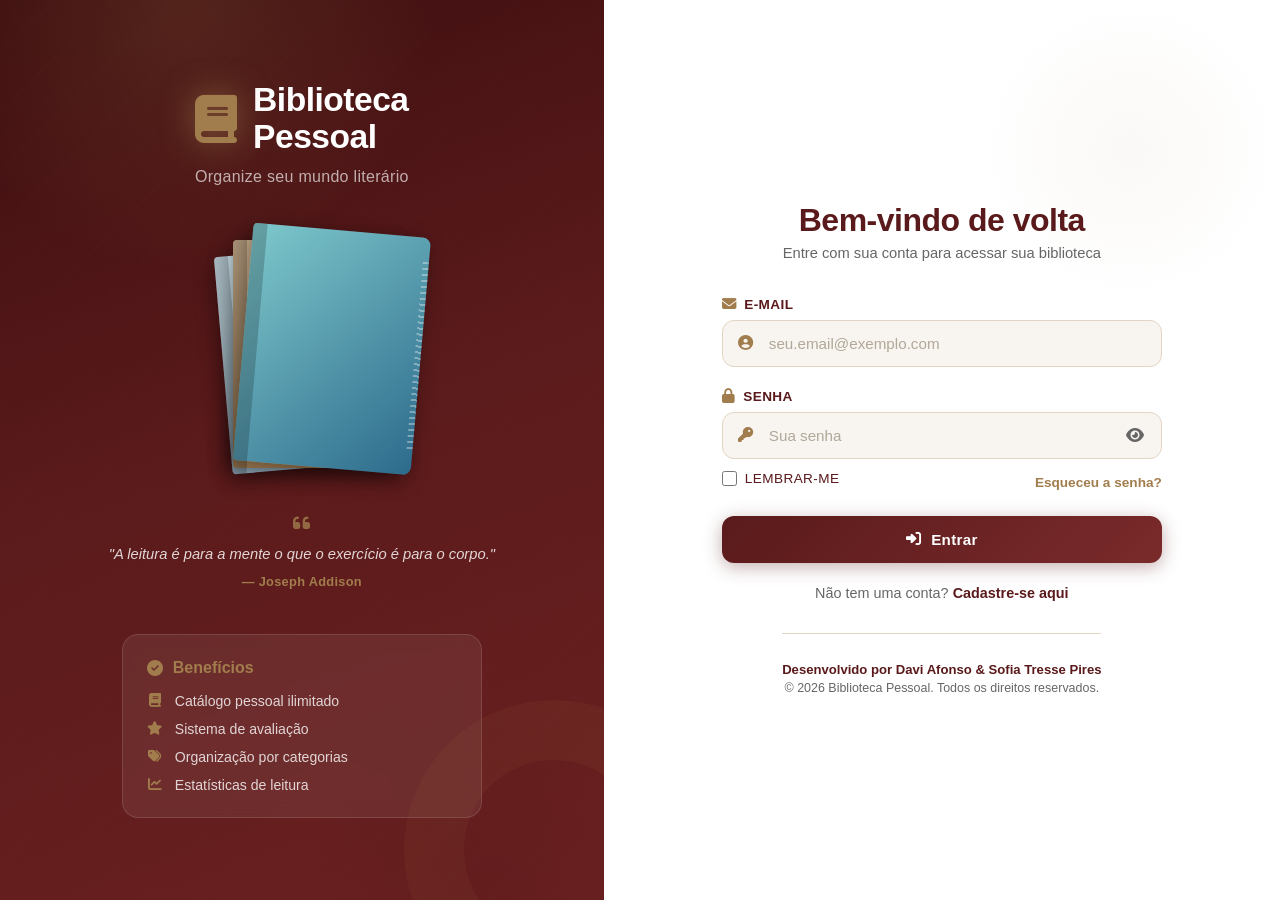
<file: index.html>
<!DOCTYPE html>
<html lang="pt-BR">

<head>
    <meta charset="UTF-8">
    <meta name="viewport" content="width=device-width, initial-scale=1.0">
    <title>Login - Biblioteca Pessoal</title>

    <link rel="stylesheet" href="./frontend/css/global.css">

    <link rel="stylesheet" href="./frontend/css/login.css">

    <link rel="stylesheet" href="https://cdnjs.cloudflare.com/ajax/libs/font-awesome/6.4.0/css/all.min.css">
</head>

<body class="login-page">
    <div class="login-container">

        <div class="login-decoration">
            <div class="logo-section">
                <div class="logo">
                    <i class="fas fa-book"></i>
                    <h1>Biblioteca<br>Pessoal</h1>
                </div>
                <p class="slogan">Organize seu mundo literário</p>
            </div>

            <div class="book-illustration">
                <div class="book-stack">
                    <div class="book book-1"></div>
                    <div class="book book-2"></div>
                    <div class="book book-3"></div>
                </div>
                <div class="quote">
                    <i class="fas fa-quote-left"></i>
                    <p>"A leitura é para a mente o que o exercício é para o corpo."</p>
                    <span class="author">— Joseph Addison</span>
                </div>
            </div>

            <div class="features">
                <h3><i class="fas fa-check-circle"></i> Benefícios</h3>
                <ul>
                    <li><i class="fas fa-book"></i> Catálogo pessoal ilimitado</li>
                    <li><i class="fas fa-star"></i> Sistema de avaliação</li>
                    <li><i class="fas fa-tags"></i> Organização por categorias</li>
                    <li><i class="fas fa-chart-line"></i> Estatísticas de leitura</li>
                </ul>
            </div>
        </div>

        <div class="login-form-container">
            <div class="form-wrapper">
                <div class="form-header">
                    <h2>Bem-vindo de volta</h2>
                    <p>Entre com sua conta para acessar sua biblioteca</p>
                </div>

                <form id="loginForm" class="login-form">
                    <div class="form-group">
                        <label for="email">
                            <i class="fas fa-envelope"></i> E-mail
                        </label>
                        <div class="input-with-icon">
                            <input type="email" id="email" class="form-control" placeholder="seu.email@exemplo.com"
                                required>
                            <i class="fas fa-user-circle input-icon"></i>
                        </div>
                    </div>

                    <div class="form-group">
                        <label for="senha">
                            <i class="fas fa-lock"></i> Senha
                        </label>
                        <div class="input-with-icon">
                            <input type="password" id="senha" class="form-control" placeholder="Sua senha" required>
                            <i class="fas fa-key input-icon"></i>
                            <button type="button" class="toggle-password" id="togglePassword">
                                <i class="fas fa-eye"></i>
                            </button>
                        </div>
                        <div class="form-options">
                            <label class="remember-me">
                                <input type="checkbox" id="lembrar">
                                <span>Lembrar-me</span>
                            </label>
                            <a href="./frontend/html/esqueceu_senha.html" class="forgot-password">Esqueceu a senha?</a>
                        </div>
                    </div>
                    <div id="loginError" class="inline-error" style="display: none;"></div>
                    <div class="form-group">
                        <button type="submit" class="btn-login">
                            <i class="fas fa-sign-in-alt"></i> Entrar
                        </button>
                    </div>

                    <div class="signup-link">
                        <p>Não tem uma conta? <a href="./frontend/html/cadastro.html">Cadastre-se aqui</a></p>
                    </div>
                </form>
            </div>

            <footer class="login-footer">
                <p class="credits">Desenvolvido por Davi Afonso &amp; Sofia Tresse Pires</p>
                <p>&copy; 2026 Biblioteca Pessoal. Todos os direitos reservados.</p>
            </footer>
        </div>
    </div>

    <script src="./frontend/js/index.js"></script>
</body>

</html>
</file>
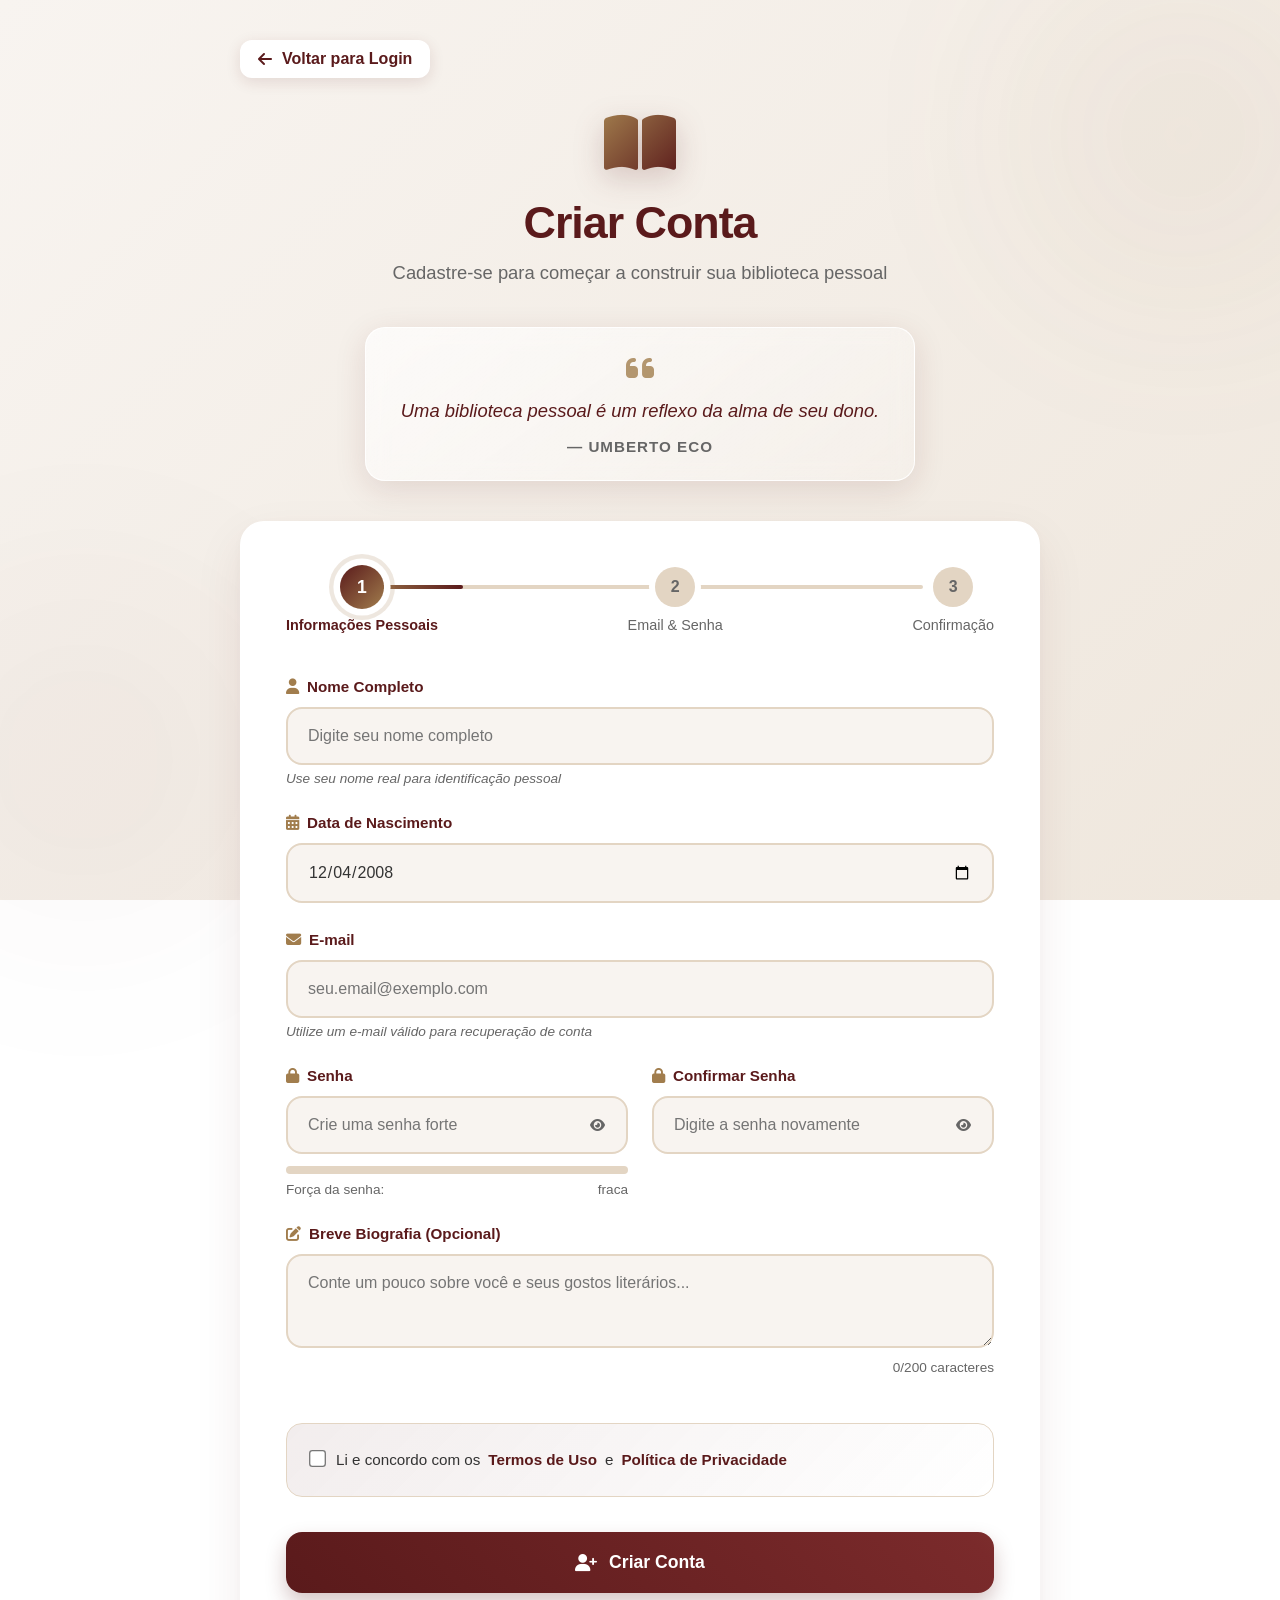
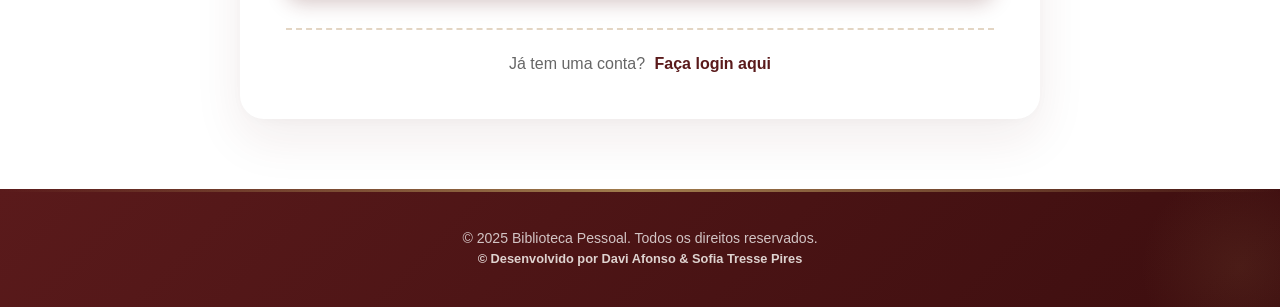
<file: frontend/html/cadastro.html>
<!DOCTYPE html>
<html lang="pt-BR">
<head>
    <meta charset="UTF-8">
    <meta name="viewport" content="width=device-width, initial-scale=1.0">
    <title>Cadastro - Biblioteca Pessoal</title>
    
    <link rel="stylesheet" href="../css/global.css">
    <link rel="stylesheet" href="../css/cadastro.css">
    <link rel="stylesheet" href="https://cdnjs.cloudflare.com/ajax/libs/font-awesome/6.4.0/css/all.min.css">
</head>
<body class="cadastro-page">
    <div class="cadastro-wrapper">
        <div class="main-content">
            
            <a href="../../index.html" class="back-btn">
                <i class="fas fa-arrow-left"></i> Voltar para Login
            </a>

            <div class="header">
                <div class="library-icon">
                    <i class="fas fa-book-open"></i>
                </div>
                <h1>Criar Conta</h1>
                <p class="subtitle">Cadastre-se para começar a construir sua biblioteca pessoal</p>
            </div>
            
            <div class="quote-container">
                <i class="fas fa-quote-left"></i>
                <p class="quote-text">Uma biblioteca pessoal é um reflexo da alma de seu dono.</p>
                <span class="author">— Umberto Eco</span>
            </div>

            <div class="box" id="cadastroBox">
                <div class="progress-steps">
                    <div class="step active">
                        <span class="step-number">1</span>
                        <span class="step-text">Informações Pessoais</span>
                    </div>
                    <div class="step">
                        <span class="step-number">2</span>
                        <span class="step-text">Email & Senha</span>
                    </div>
                    <div class="step">
                        <span class="step-number">3</span>
                        <span class="step-text">Confirmação</span>
                    </div>
                </div>

                <form id="cadastroForm" onsubmit="cadastrar(event)">
                    <div class="form-row">
                        <div class="form-group">
                            <label for="nome"><i class="fas fa-user"></i> Nome Completo</label>
                            <input type="text" id="nome" placeholder="Digite seu nome completo" required>
                            <div class="form-hint">Use seu nome real para identificação pessoal</div>
                        </div>
                    </div>

                    <div class="form-row">
                        <div class="form-group">
                            <label for="dataNascimento"><i class="fas fa-calendar-alt"></i> Data de Nascimento</label>
                            <input type="date" id="dataNascimento" required>
                        </div>
                    </div>

                    <div class="form-row">
                        <div class="form-group">
                            <label for="email"><i class="fas fa-envelope"></i> E-mail</label>
                            <input type="email" id="email" placeholder="seu.email@exemplo.com" required>
                            <div class="form-hint">Utilize um e-mail válido para recuperação de conta</div>
                        </div>
                    </div>

                    
                    <div class="form-row duo">
                        <div class="form-group">
                            <label for="senha"><i class="fas fa-lock"></i> Senha</label>
                            <div class="password-container">
                                <input type="password" id="senha" placeholder="Crie uma senha forte" required minlength="6">
                                <button type="button" class="toggle-password" onclick="togglePassword('senha')">
                                    <i class="fas fa-eye"></i>
                                </button>
                            </div>
                            <div class="password-strength">
                                <div class="strength-bar"></div>
                                <div class="strength-text">Força da senha: <span>fraca</span></div>
                            </div>
                        </div>

                        <div class="form-group">
                            <label for="confirmarSenha"><i class="fas fa-lock"></i> Confirmar Senha</label>
                            <div class="password-container">
                                <input type="password" id="confirmarSenha" placeholder="Digite a senha novamente" required>
                                <button type="button" class="toggle-password" onclick="togglePassword('confirmarSenha')">
                                    <i class="fas fa-eye"></i>
                                </button>
                            </div>
                            <div id="senhaMatch" class="validation-message"></div>
                        </div>
                    </div>

                    <div class="form-row">
                        <div class="form-group">
                            <label for="bio"><i class="fas fa-edit"></i> Breve Biografia (Opcional)</label>
                            <textarea id="bio" placeholder="Conte um pouco sobre você e seus gostos literários..." rows="3"></textarea>
                            <div class="char-count">0/200 caracteres</div>
                        </div>
                    </div>

                    <div class="form-group terms">
                        <input type="checkbox" id="termos" required>
                        <label for="termos">Li e concordo com os <a href="#" class="terms-link">Termos de Uso</a> e <a href="#" class="terms-link">Política de Privacidade</a></label>
                    </div>

                    <div class="form-group">
                        <button type="submit" class="btn-submit">
                            <i class="fas fa-user-plus"></i> Criar Conta
                        </button>
                    </div>

                    <div class="login-link">
                        Já tem uma conta? <a href="../../index.html">Faça login aqui</a>
                    </div>
                </form>
            </div>
        </div>
    </div>

    <footer class="main-footer">
        <div class="footer-content" style="justify-content: center;">
            <div class="footer-info">
                <p>&copy; 2025 Biblioteca Pessoal. Todos os direitos reservados.</p>
                <p class="credits"><b>&copy; Desenvolvido por Davi Afonso & Sofia Tresse Pires</b></p>
            </div>
        </div>
    </footer>

    <div id="successModal" class="modal">
        <div class="modal-content">
            <div class="modal-icon">
                <i class="fas fa-check-circle"></i>
            </div>
            <h3>Cadastro Concluído!</h3>
            <p>Sua conta foi criada com sucesso. Agora você pode começar a adicionar livros à sua biblioteca pessoal.</p>
            <div class="modal-actions">
                <button class="btn-modal" onclick="redirectToLogin()">
                    <i class="fas fa-sign-in-alt"></i> Ir para Login
                </button>
            </div>
        </div>
    </div>

    <script src="../js/cadastro.js"></script>
</body>
</html>
</file>
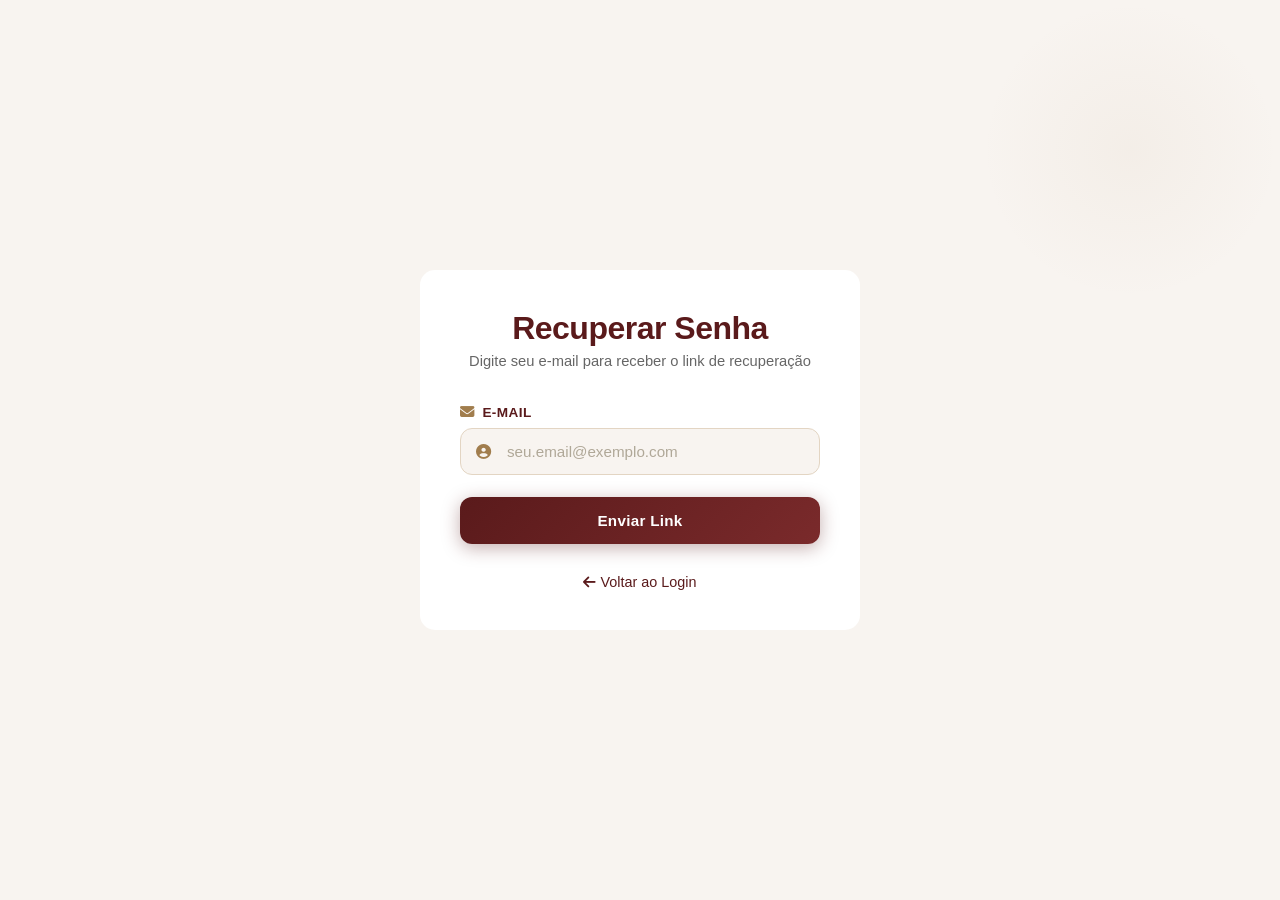
<file: frontend/html/esqueceu_senha.html>
<!DOCTYPE html>
<html lang="pt-BR">
<head>
    <meta charset="UTF-8">
    <meta name="viewport" content="width=device-width, initial-scale=1.0">
    <title>Esqueceu a Senha - Biblioteca Pessoal</title>
    
    <link rel="stylesheet" href="../css/global.css">
    <link rel="stylesheet" href="../css/login.css">
    <link rel="stylesheet" href="https://cdnjs.cloudflare.com/ajax/libs/font-awesome/6.4.0/css/all.min.css">
</head>
<body class="login-page">
    <div class="login-container">
        
        <div class="login-form-container" style="flex: 1; background: transparent;">
            <div class="form-wrapper" style="background: white; padding: 40px; border-radius: 15px; box-shadow: 0 10px 30px var(--sombra);">
                
                <div class="form-header">
                    <h2>Recuperar Senha</h2>
                    <p>Digite seu e-mail para receber o link de recuperação</p>
                </div>

                <form id="formEsqueceuSenha">
                    <div class="form-group">
                        <label for="email"><i class="fas fa-envelope"></i> E-mail</label>
                        <div class="input-with-icon">
                            <input type="email" id="email" class="form-control" placeholder="seu.email@exemplo.com" required>
                            <i class="fas fa-user-circle input-icon"></i>
                        </div>
                    </div>
                    
                    <button type="submit" class="btn-login" style="margin-top: 20px;">Enviar Link</button>
                </form>

                <div id="mensagem" style="margin-top: 20px; text-align: center; word-wrap: break-word;"></div>
                
                <div class="signup-link" style="margin-top: 30px; border-top: none;">
                    <a href="../../index.html" style="font-weight: 500;"><i class="fas fa-arrow-left"></i> Voltar ao Login</a>
                </div>
            </div>
        </div>
        
    </div>
    <script src="../js/esqueceu_senha.js"></script>
</body>
</html>
</file>
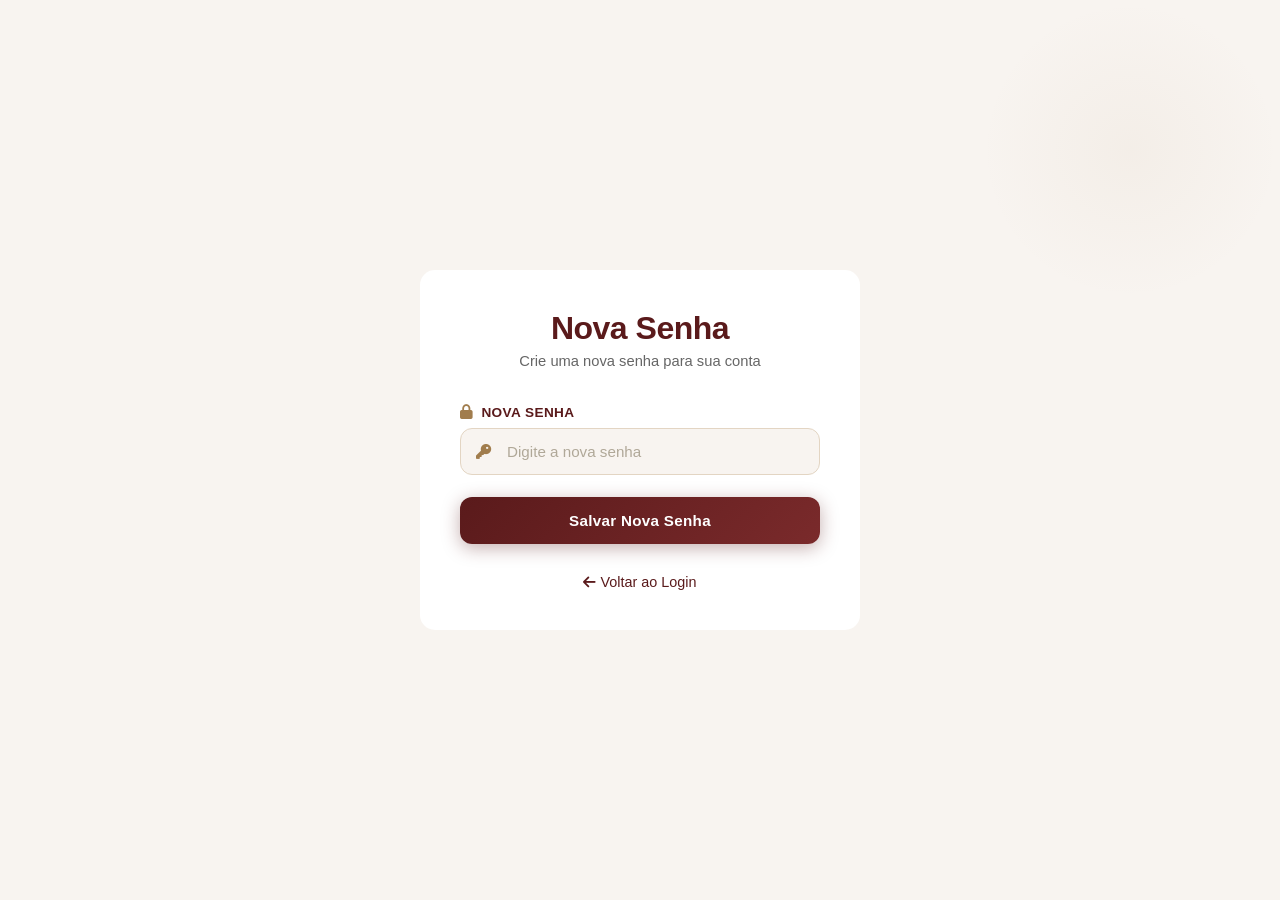
<file: frontend/html/redefinir_senha.html>
<!DOCTYPE html>
<html lang="pt-BR">
<head>
    <meta charset="UTF-8">
    <meta name="viewport" content="width=device-width, initial-scale=1.0">
    <title>Redefinir Senha - Biblioteca Pessoal</title>
    
    <link rel="stylesheet" href="../css/global.css">
    <link rel="stylesheet" href="../css/login.css">
    <link rel="stylesheet" href="https://cdnjs.cloudflare.com/ajax/libs/font-awesome/6.4.0/css/all.min.css">
</head>
<body class="login-page">
    <div class="login-container">
        
        <div class="login-form-container" style="flex: 1; background: transparent;">
            <div class="form-wrapper" style="background: white; padding: 40px; border-radius: 15px; box-shadow: 0 10px 30px var(--sombra);">
                
                <div class="form-header">
                    <h2>Nova Senha</h2>
                    <p>Crie uma nova senha para sua conta</p>
                </div>

                <form id="formRedefinirSenha">
                    <div class="form-group">
                        <label for="novaSenha"><i class="fas fa-lock"></i> Nova Senha</label>
                        <div class="input-with-icon">
                            <input type="password" id="novaSenha" class="form-control" placeholder="Digite a nova senha" required>
                            <i class="fas fa-key input-icon"></i>
                        </div>
                    </div>
                    
                    <button type="submit" class="btn-login" style="margin-top: 20px;">Salvar Nova Senha</button>
                </form>

                <div id="mensagemRedefinir" style="margin-top: 20px; text-align: center;"></div>
                
                <div class="signup-link" style="margin-top: 30px; border-top: none;">
                    <a href="../../index.html" style="font-weight: 500;"><i class="fas fa-arrow-left"></i> Voltar ao Login</a>
                </div>
            </div>
        </div>
        
    </div>
    <script src="../js/redefinir_senha.js"></script>
</body>
</html>
</file>
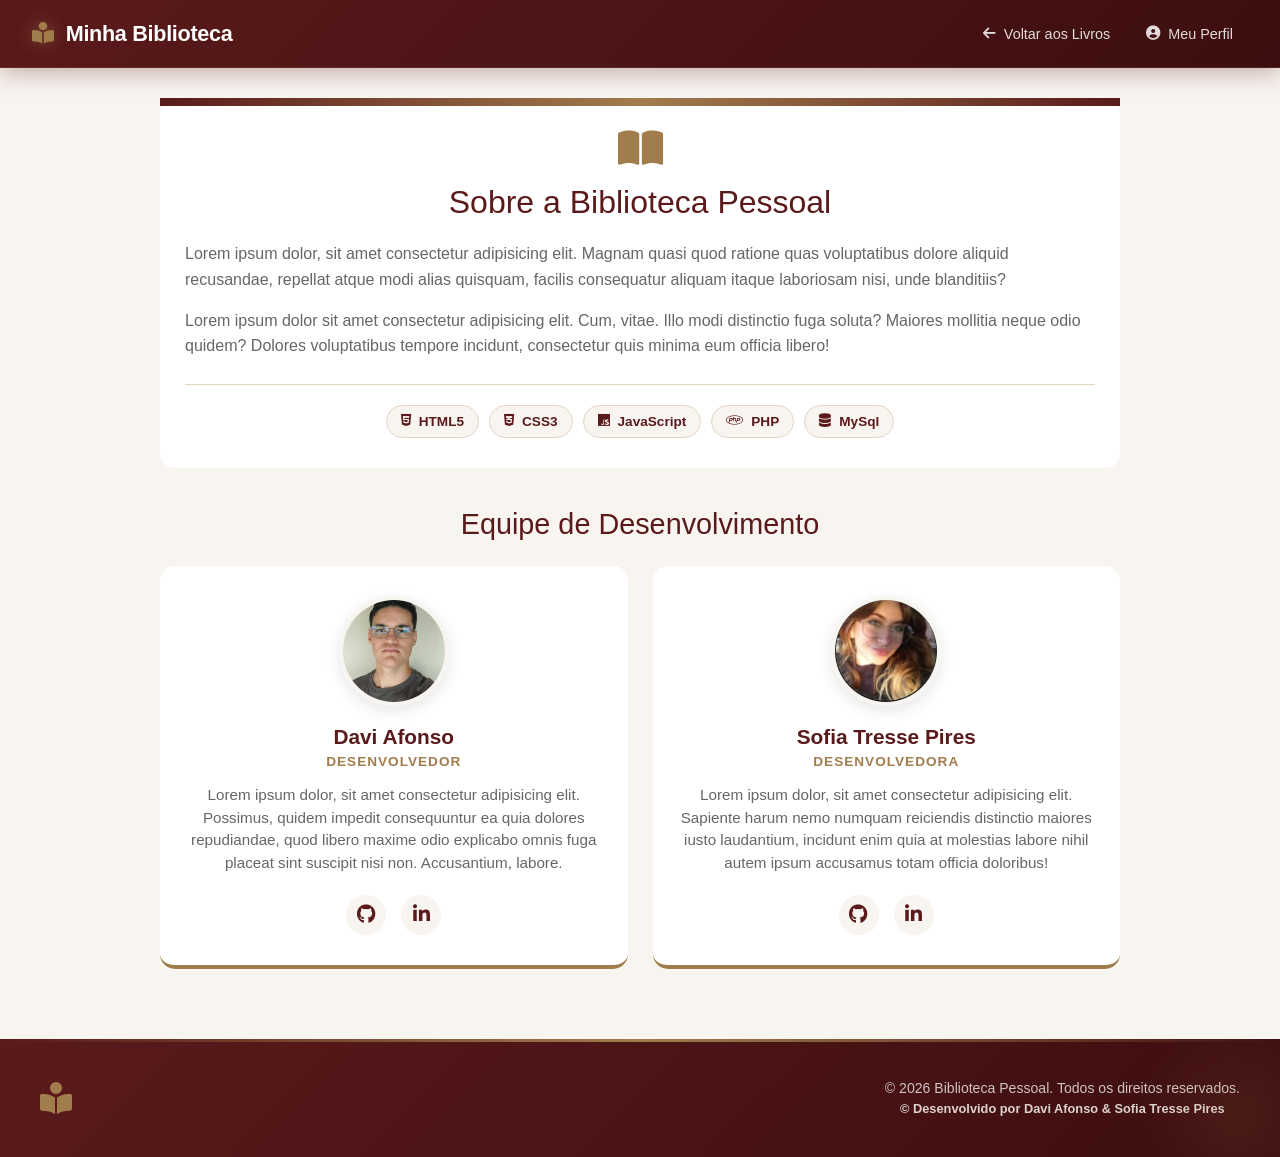
<file: frontend/html/sobre.html>
<!DOCTYPE html>
<html lang="pt-BR">
<head>
    <meta charset="UTF-8">
    <meta name="viewport" content="width=device-width, initial-scale=1.0">
    <title>Sobre Nós - Biblioteca Pessoal</title>
    
    <link rel="stylesheet" href="../css/global.css">
    <link rel="stylesheet" href="../css/sobre.css">
    <link rel="stylesheet" href="https://cdnjs.cloudflare.com/ajax/libs/font-awesome/6.4.0/css/all.min.css">
</head>
<body class="about-page">

    <nav class="navbar">
        <div class="navbar-brand">
            <i class="fas fa-book-reader"></i>
            <span>Minha Biblioteca</span>
        </div>

        <button class="navbar-toggle" onclick="toggleMenu()" aria-label="Abrir menu">
            <i class="fas fa-bars"></i>
        </button>

        <div class="navbar-menu" id="navMenu">
            <a href="biblioteca.html" class="nav-item">
                <i class="fas fa-arrow-left"></i> 
                <span class="link-text">Voltar aos Livros</span>
            </a>
            
            <a href="perfil.html" class="nav-item">
                <i class="fas fa-user-circle"></i> 
                <span class="link-text">Meu Perfil</span>
            </a>
        </div>
    </nav>

    <div class="about-container">
        
        <div class="about-main-card">
            <div class="card-header">
                <i class="fas fa-book-open icon-large"></i>
                <h2>Sobre a Biblioteca Pessoal</h2>
            </div>
            <p>
                Lorem ipsum dolor, sit amet consectetur adipisicing elit. Magnam quasi quod ratione quas voluptatibus dolore aliquid recusandae, repellat atque modi alias quisquam, facilis consequatur aliquam itaque laboriosam nisi, unde blanditiis?
            </p>
            <p>
                Lorem ipsum dolor sit amet consectetur adipisicing elit. Cum, vitae. Illo modi distinctio fuga soluta? Maiores mollitia neque odio quidem? Dolores voluptatibus tempore incidunt, consectetur quis minima eum officia libero!
            </p>
            <div class="tech-stack">
                <span><i class="fab fa-html5"></i> HTML5</span>
                <span><i class="fab fa-css3-alt"></i> CSS3</span>
                <span><i class="fab fa-js"></i> JavaScript</span>
                <span><i class="fab fa-php"></i> PHP</span>
                <span><i class="fa-solid fa-database"></i> MySql</span>
            </div>
        </div>

        <h3 class="section-title">Equipe de Desenvolvimento</h3>

        <div class="devs-grid">
            
            <div class="dev-card">
                <div class="dev-avatar-wrapper">
                    <img src="../imagens/WhatsApp Image 2026-04-03 at 23.53.20.jpeg" alt="Davi Afonso" class="dev-avatar">
                </div>
                <h3>Davi Afonso</h3>
                <h4 class="dev-role">Desenvolvedor</h4>
                <p class="dev-bio">
                    Lorem ipsum dolor, sit amet consectetur adipisicing elit. Possimus, quidem impedit consequuntur ea quia dolores repudiandae, quod libero maxime odio explicabo omnis fuga placeat sint suscipit nisi non. Accusantium, labore.
                </p>
                <div class="dev-social">
                    <a href="#" title="GitHub"><i class="fab fa-github"></i></a>
                    <a href="#" title="LinkedIn"><i class="fab fa-linkedin-in"></i></a>
                </div>
            </div>

            <div class="dev-card">
                <div class="dev-avatar-wrapper">
                    <img src="../imagens/image.png" alt="Sofia Tresse Pires" class="dev-avatar">
                </div>
                <h3>Sofia Tresse Pires</h3>
                <h4 class="dev-role">Desenvolvedora</h4>
                <p class="dev-bio">
                    Lorem ipsum dolor, sit amet consectetur adipisicing elit. Sapiente harum nemo numquam reiciendis distinctio maiores iusto laudantium, incidunt enim quia at molestias labore nihil autem ipsum accusamus totam officia doloribus!
                </p>
                <div class="dev-social">
                    <a href="#" title="GitHub"><i class="fab fa-github"></i></a>
                    <a href="#" title="LinkedIn"><i class="fab fa-linkedin-in"></i></a>
                </div>
            </div>

        </div>
    </div>

    <footer class="main-footer">
        <div class="footer-content">
            <div class="footer-section">
                <i class="fas fa-book-reader footer-logo"></i>
            </div>
            
            <div class="footer-info">
                <p>&copy; 2026 Biblioteca Pessoal. Todos os direitos reservados.</p>
                <p class="credits"><b>&copy; Desenvolvido por Davi Afonso & Sofia Tresse Pires</b></p>
            </div>
        </div>
    </footer>

    <script>
        function toggleMenu() {
            const menu = document.getElementById('navMenu');
            menu.classList.toggle('active');
        }
    </script>
</body>
</html>
</file>
<file: frontend/css/global.css>
/* ==================================================
   GLOBAL.CSS — Variáveis, Reset, Base e Componentes
   ================================================== */

/* ── 1. VARIÁVEIS ── */
:root {
    --vinho: #5a1a1b;
    --vinho-claro: #7a2a2b;
    --vinho-suave: rgba(90, 26, 27, 0.1);
    --dourado: #a17d4d;
    --dourado-claro: #b8945e;
    --dourado-suave: rgba(161, 125, 77, 0.1);
    --bege-claro: #f8f4f0;
    --bege-medio: #efe7dd;
    --bege-escuro: #e3d5c3;
    --texto: #333333;
    --texto-claro: #666666;
    --branco: #ffffff;
    --sombra: 0 4px 20px rgba(90, 26, 27, 0.08);
    --sombra-forte: 0 12px 40px rgba(90, 26, 27, 0.18);
    --sucesso: #28a745;
    --erro: #c45a5a;
    --radius-sm: 8px;
    --radius-md: 12px;
    --radius-lg: 20px;
    --radius-xl: 28px;

    --font-size-body: clamp(0.875rem, 0.8rem + 0.25vw, 1rem);
    --font-size-h1: clamp(1.6rem, 1.4rem + 1.5vw, 2.8rem);
}

/* ── 2. RESET ── */
*, *::before, *::after {
    box-sizing: border-box;
    margin: 0;
    padding: 0;
}

body {
    font-family: 'Segoe UI', Tahoma, Geneva, Verdana, sans-serif;
    font-size: var(--font-size-body);
    background-color: var(--bege-claro);
    color: var(--texto);
    min-height: 100vh;
    display: flex;
    flex-direction: column;
    -webkit-font-smoothing: antialiased;
    -moz-osx-font-smoothing: grayscale;
}

h1, h2, h3 { color: var(--vinho); }
h1 { font-size: var(--font-size-h1); }

/* Seleção de texto */
::selection {
    background: rgba(161, 125, 77, 0.25);
    color: var(--vinho);
}

/* ── 3. NAVBAR ── */
.navbar {
    background: linear-gradient(135deg, var(--vinho) 0%, #3d0e0f 100%);
    padding: 0 2rem;
    height: 68px;
    display: flex;
    justify-content: space-between;
    align-items: center;
    position: sticky;
    top: 0;
    z-index: 900;
    box-shadow: 0 4px 24px rgba(90, 26, 27, 0.35);
    border-bottom: 1px solid rgba(161, 125, 77, 0.2);
}

.navbar-brand {
    font-size: 1.35rem;
    font-weight: 800;
    display: flex;
    align-items: center;
    gap: 12px;
    color: white;
    letter-spacing: -0.3px;
}

.navbar-brand i {
    color: var(--dourado);
    filter: drop-shadow(0 0 8px rgba(161,125,77,0.5));
}

.navbar-menu {
    display: flex;
    align-items: center;
    gap: 6px;
}

.nav-item {
    color: rgba(255, 255, 255, 0.85);
    text-decoration: none;
    font-size: 0.9rem;
    transition: all 0.25s ease;
    display: flex;
    align-items: center;
    gap: 8px;
    padding: 8px 14px;
    border-radius: 10px;
    font-weight: 500;
    border: 1px solid transparent;
}

.nav-item:hover {
    color: var(--dourado);
    background: rgba(255, 255, 255, 0.08);
    border-color: rgba(161, 125, 77, 0.2);
    transform: translateY(-1px);
}

.nav-avatar {
    width: 36px;
    height: 36px;
    border-radius: 50%;
    object-fit: cover;
    border: 2px solid var(--dourado);
    box-shadow: 0 0 0 3px rgba(161, 125, 77, 0.2);
    transition: box-shadow 0.3s;
}

.nav-item:hover .nav-avatar {
    box-shadow: 0 0 0 4px rgba(161, 125, 77, 0.4);
}

.navbar-toggle {
    display: none;
    background: transparent;
    border: none;
    color: white;
    font-size: 1.4rem;
    cursor: pointer;
    padding: 7px;
    border-radius: 8px;
    transition: background 0.2s;
}

.navbar-toggle:hover { background: rgba(255,255,255,0.1); }

.mobile-only { display: none; }

/* ── 4. FOOTER ── */
.main-footer {
    background: linear-gradient(135deg, var(--vinho) 0%, #3d0e0f 100%);
    color: white;
    padding: 36px 20px;
    margin-top: auto;
    font-size: 0.88rem;
    position: relative;
    overflow: hidden;
}

.main-footer::before {
    content: '';
    position: absolute;
    top: 0; left: 0;
    width: 100%; height: 3px;
    background: linear-gradient(90deg, transparent, var(--dourado), transparent);
}

.main-footer::after {
    content: '';
    position: absolute;
    bottom: -60px; right: -60px;
    width: 200px; height: 200px;
    border-radius: 50%;
    background: radial-gradient(circle, rgba(161,125,77,0.12), transparent 70%);
    pointer-events: none;
}

.footer-content {
    max-width: 1200px;
    margin: 0 auto;
    display: flex;
    justify-content: space-between;
    align-items: center;
    flex-wrap: wrap;
    gap: 20px;
}

.footer-section {
    display: flex;
    align-items: center;
    gap: 15px;
    max-width: 300px;
}

.footer-logo {
    font-size: 2rem;
    color: var(--dourado);
}

.footer-info {
    text-align: center;
}

.footer-info p {
    margin: 5px 0;
    color: rgba(255, 255, 255, 0.75);
}

.footer-info .credits {
    font-size: 0.8rem;
    color: var(--bege-claro);
    opacity: 0.85;
}

/* ── 5. RESPONSIVIDADE ── */
@keyframes slideDown {
    from { opacity: 0; transform: translateY(-10px); }
    to   { opacity: 1; transform: translateY(0); }
}

@media (max-width: 768px) {
    .navbar { padding: 0 1rem; }
    .navbar-toggle { display: block; }
    .mobile-only { display: inline; }

    .navbar-menu {
        display: none;
        position: absolute;
        top: 68px; left: 0;
        width: 100%;
        background: linear-gradient(180deg, #3d0e0f, var(--vinho));
        flex-direction: column;
        padding: 16px 0;
        z-index: 1000;
        box-shadow: 0 8px 24px rgba(0,0,0,0.25);
        border-bottom: 1px solid rgba(161,125,77,0.2);
    }

    .navbar-menu.active {
        display: flex;
        animation: slideDown 0.3s ease forwards;
    }

    .nav-item {
        padding: 14px;
        width: 100%;
        justify-content: center;
        border-radius: 0;
        border-bottom: 1px solid rgba(255,255,255,0.07);
    }

    .nav-item:last-child { border-bottom: none; }

    .footer-content {
        flex-direction: column;
        text-align: center;
        gap: 24px;
    }

    .footer-section {
        flex-direction: column;
        max-width: 100%;
    }
}
</file>
<file: frontend/css/login.css>
/* ==================================================
   LOGIN.CSS — Redesign Moderno
   ================================================== */

/* ── KEYFRAMES ── */
@keyframes fadeInUp {
    from { opacity: 0; transform: translateY(28px); }
    to   { opacity: 1; transform: translateY(0); }
}

@keyframes fadeIn {
    from { opacity: 0; }
    to   { opacity: 1; }
}

@keyframes float {
    0%, 100% { transform: translateX(-50%) rotate(-5deg) translateY(0px); }
    50%       { transform: translateX(-50%) rotate(-5deg) translateY(-8px); }
}

@keyframes float2 {
    0%, 100% { transform: translateX(-50%) translateY(0px); }
    50%       { transform: translateX(-50%) translateY(-5px); }
}

@keyframes float3 {
    0%, 100% { transform: translateX(-50%) rotate(5deg) translateY(0px); }
    50%       { transform: translateX(-50%) rotate(5deg) translateY(-11px); }
}

@keyframes shimmerBtn {
    0%   { transform: translateX(-100%) skewX(-15deg); }
    100% { transform: translateX(250%) skewX(-15deg); }
}

@keyframes shake {
    0%, 100% { transform: translateX(0); }
    10%, 30%, 50%, 70%, 90% { transform: translateX(-7px); }
    20%, 40%, 60%, 80%      { transform: translateX(7px); }
}

@keyframes fadeInError {
    from { opacity: 0; transform: translateY(-8px); }
    to   { opacity: 1; transform: translateY(0); }
}

@keyframes glowPulse {
    0%, 100% { box-shadow: 0 0 0 0 rgba(161, 125, 77, 0); }
    50%       { box-shadow: 0 0 0 6px rgba(161, 125, 77, 0.15); }
}

/* ── PÁGINA ── */
.login-page {
    background: var(--bege-claro);
    display: flex;
    margin: 0;
    min-height: 100vh;
}

.login-container {
    display: flex;
    width: 100%;
    min-height: 100vh;
}

/* ════════════════════════════════════════
   LADO ESQUERDO — DECORAÇÃO
   ════════════════════════════════════════ */
.login-decoration {
    flex: 1;
    background:
        radial-gradient(ellipse 70% 50% at 30% 0%,   rgba(161,125,77,0.18) 0%, transparent 60%),
        radial-gradient(ellipse 50% 40% at 80% 100%, rgba(90,26,27,0.4)    0%, transparent 60%),
        linear-gradient(160deg, #3d0e0f 0%, var(--vinho) 45%, #6b2020 100%);
    padding: 48px 40px;
    display: none;
    flex-direction: column;
    justify-content: center;
    align-items: center;
    gap: 44px;
    color: white;
    position: relative;
    overflow: hidden;
}

/* Linhas decorativas de fundo */
.login-decoration::before {
    content: '';
    position: absolute;
    inset: 0;
    background-image:
        repeating-linear-gradient(
            -45deg,
            transparent,
            transparent 40px,
            rgba(255,255,255,0.015) 40px,
            rgba(255,255,255,0.015) 41px
        );
    pointer-events: none;
}

/* Círculo ornamental canto inferior direito */
.login-decoration::after {
    content: '';
    position: absolute;
    bottom: -100px; right: -100px;
    width: 300px; height: 300px;
    border-radius: 50%;
    border: 60px solid rgba(161,125,77,0.08);
    pointer-events: none;
}

@media (min-width: 992px) {
    .login-decoration { display: flex; }
    .login-form-container { flex: 1.2; }
}

/* ── LOGO ── */
.logo-section {
    z-index: 2;
    text-align: center;
    animation: fadeInUp 0.7s ease both;
}

.logo {
    display: flex;
    align-items: center;
    justify-content: center;
    gap: 16px;
}

.logo i {
    font-size: 3rem;
    color: var(--dourado);
    filter: drop-shadow(0 0 16px rgba(161,125,77,0.6));
}

.logo h1 {
    color: white;
    font-size: 2.1rem;
    font-weight: 800;
    margin: 0;
    text-align: left;
    line-height: 1.1;
    letter-spacing: -0.5px;
}

.slogan {
    color: rgba(255,255,255,0.65);
    font-size: 1rem;
    margin-top: 12px;
    margin-bottom: 0;
    letter-spacing: 0.3px;
}

/* ── ILUSTRAÇÃO ── */
.book-illustration {
    display: flex;
    flex-direction: column;
    align-items: center;
    width: 100%;
    animation: fadeInUp 0.7s 0.1s ease both;
}

.book-stack {
    position: relative;
    width: 200px;
    height: 260px;
    margin: 0 auto 24px;
}

.book {
    position: absolute;
    border-radius: 4px 8px 8px 4px;
}

/* Lombada */
.book::before {
    content: '';
    position: absolute;
    left: 0; top: 0;
    width: 14px; height: 100%;
    border-radius: 4px 0 0 4px;
    background: rgba(0,0,0,0.2);
}

.book-1 {
    width: 158px; height: 218px;
    background: linear-gradient(135deg, #d4e8f0, #8fb3cc);
    left: 50%;
    transform: translateX(-50%) rotate(-5deg);
    top: 20px; z-index: 1;
    box-shadow: -4px 6px 20px rgba(0,0,0,0.3);
    animation: float 5s ease-in-out infinite;
}

.book-2 {
    width: 168px; height: 228px;
    background: linear-gradient(135deg, #d4b896, #8c6030);
    left: calc(50% + 15px);
    transform: translateX(-50%);
    top: 10px; z-index: 2;
    box-shadow: -4px 6px 20px rgba(0,0,0,0.35);
    animation: float2 5s 0.6s ease-in-out infinite;
}

.book-3 {
    width: 178px; height: 238px;
    background: linear-gradient(135deg, #7ec8cc, #2d6b8c);
    left: calc(50% + 30px);
    transform: translateX(-50%) rotate(5deg);
    top: 0; z-index: 3;
    box-shadow: -4px 6px 20px rgba(0,0,0,0.4);
    animation: float3 5s 1.2s ease-in-out infinite;
}

/* Linhas simulando páginas */
.book-2::after, .book-3::after {
    content: '';
    position: absolute;
    right: 0; top: 10%;
    width: 6px; height: 80%;
    background: repeating-linear-gradient(
        180deg,
        rgba(255,255,255,0.35) 0px,
        rgba(255,255,255,0.35) 2px,
        transparent 2px,
        transparent 6px
    );
    border-radius: 0 2px 2px 0;
}

/* ── CITAÇÃO ── */
.quote {
    text-align: center;
    max-width: 88%;
    margin: 0 auto;
}

.quote i {
    font-size: 1.2rem;
    color: var(--dourado);
    margin-bottom: 10px;
    display: block;
    opacity: 0.8;
}

.quote p {
    font-style: italic;
    margin-bottom: 6px;
    font-size: 0.92rem;
    line-height: 1.55;
    color: rgba(255,255,255,0.82);
}

.author {
    font-size: 0.8rem;
    color: var(--dourado);
    font-weight: 600;
    letter-spacing: 0.3px;
}

/* ── FEATURES ── */
.features {
    background: rgba(255,255,255,0.07);
    border: 1px solid rgba(255,255,255,0.12);
    border-radius: 16px;
    padding: 24px;
    backdrop-filter: blur(8px);
    width: 100%;
    max-width: 360px;
    animation: fadeInUp 0.7s 0.2s ease both;
}

.features h3 {
    color: var(--dourado);
    margin: 0 0 16px;
    display: flex;
    align-items: center;
    gap: 10px;
    font-size: 1rem;
    font-weight: 700;
}

.features ul {
    list-style: none;
    padding: 0; margin: 0;
}

.features li {
    display: flex;
    align-items: center;
    gap: 12px;
    margin-bottom: 12px;
    font-size: 0.88rem;
    color: rgba(255,255,255,0.8);
}

.features li:last-child { margin-bottom: 0; }

.features li i {
    color: var(--dourado);
    width: 16px;
    text-align: center;
    font-size: 0.85rem;
}

/* ════════════════════════════════════════
   LADO DIREITO — FORMULÁRIO
   ════════════════════════════════════════ */
.login-form-container {
    display: flex;
    flex-direction: column;
    align-items: center;
    justify-content: center;
    padding: 40px 24px;
    background: white;
    width: 100%;
    position: relative;
}

/* Padrão sutil de fundo no lado do form */
.login-form-container::before {
    content: '';
    position: absolute;
    top: 0; right: 0;
    width: 300px; height: 300px;
    background: radial-gradient(circle, rgba(161,125,77,0.05) 0%, transparent 70%);
    pointer-events: none;
}

.form-wrapper {
    max-width: 440px;
    width: 100%;
    animation: fadeInUp 0.6s 0.15s ease both;
}

/* ── CABEÇALHO DO FORM ── */
.form-header {
    text-align: center;
    margin-bottom: 36px;
}

.form-header h2 {
    font-size: 2rem;
    font-weight: 800;
    margin-bottom: 6px;
    color: var(--vinho);
    letter-spacing: -0.5px;
}

.form-header p {
    color: var(--texto-claro);
    margin: 0;
    font-size: 0.92rem;
}

/* ── GRUPOS DE CAMPO ── */
.form-group {
    margin-bottom: 22px;
}

.form-group label {
    display: flex;
    align-items: center;
    gap: 8px;
    color: var(--vinho);
    font-weight: 700;
    margin-bottom: 8px;
    font-size: 0.85rem;
    text-transform: uppercase;
    letter-spacing: 0.4px;
}

.form-group label i {
    color: var(--dourado);
    font-size: 0.9rem;
}

/* ── INPUTS ── */
.input-with-icon {
    position: relative;
    width: 100%;
    display: flex;
    align-items: center;
}

.form-control {
    width: 100%;
    padding: 14px 18px 14px 46px;
    border: 1.5px solid var(--bege-escuro);
    border-radius: 12px;
    background-color: var(--bege-claro);
    transition: all 0.3s cubic-bezier(.34,1.56,.64,1);
    font-family: inherit;
    font-size: 0.95rem;
    color: var(--texto);
    outline: none;
}

.form-control::placeholder { color: #b0a898; }

.form-control:focus {
    border-color: var(--dourado);
    background-color: white;
    box-shadow: 0 0 0 4px rgba(161,125,77,0.1);
}

/* Ícone esquerdo */
.input-icon {
    position: absolute;
    left: 16px;
    color: var(--dourado);
    font-size: 0.95rem;
    pointer-events: none;
    transition: transform 0.3s;
}

.input-with-icon:focus-within .input-icon {
    transform: scale(1.15);
}

/* Botão olho */
.toggle-password {
    position: absolute;
    right: 14px;
    background: transparent;
    border: none;
    cursor: pointer;
    color: var(--texto-claro);
    padding: 4px;
    font-size: 1rem;
    border-radius: 6px;
    transition: all 0.2s;
    line-height: 1;
}

.toggle-password:hover {
    color: var(--dourado);
    background: rgba(161,125,77,0.08);
}

/* ── OPÇÕES ── */
.form-options {
    display: flex;
    justify-content: space-between;
    align-items: center;
    margin-top: 12px;
}

.remember-me {
    display: flex;
    align-items: center;
    gap: 8px;
    color: var(--texto-claro);
    font-size: 0.85rem;
    font-weight: 400 !important;
    cursor: pointer;
    text-transform: none;
    letter-spacing: 0;
}

.remember-me input[type="checkbox"] {
    accent-color: var(--dourado);
    width: 15px; height: 15px;
}

.forgot-password {
    color: var(--dourado);
    text-decoration: none;
    font-size: 0.85rem;
    font-weight: 600;
    transition: all 0.2s;
}

.forgot-password:hover {
    color: var(--vinho);
    text-decoration: underline;
}

/* ── ERRO INLINE ── */
.inline-error {
    background: linear-gradient(135deg, #fce8e8, #fdf0f0);
    color: #a33030;
    padding: 12px 16px;
    border-radius: 10px;
    margin-bottom: 18px;
    font-size: 0.88rem;
    font-weight: 600;
    border: 1px solid rgba(200, 80, 80, 0.25);
    display: flex;
    align-items: center;
    justify-content: center;
    gap: 8px;
    animation: fadeInError 0.3s ease forwards;
    box-shadow: 0 2px 12px rgba(163, 48, 48, 0.1);
}

.inline-error i { font-size: 0.95rem; }

/* ── BOTÃO ENTRAR ── */
.btn-login {
    width: 100%;
    padding: 15px;
    background: linear-gradient(135deg, var(--vinho) 0%, var(--vinho-claro) 100%);
    color: white;
    border: none;
    border-radius: 12px;
    font-weight: 700;
    font-size: 0.95rem;
    letter-spacing: 0.3px;
    cursor: pointer;
    display: flex;
    justify-content: center;
    align-items: center;
    gap: 10px;
    transition: all 0.3s cubic-bezier(.34,1.56,.64,1);
    box-shadow: 0 4px 18px rgba(90,26,27,0.35);
    position: relative;
    overflow: hidden;
}

/* Efeito shimmer */
.btn-login::after {
    content: '';
    position: absolute;
    top: 0; left: 0;
    width: 40%;
    height: 100%;
    background: linear-gradient(90deg, transparent, rgba(255,255,255,0.22), transparent);
    transform: translateX(-100%) skewX(-15deg);
}

.btn-login:hover {
    transform: translateY(-3px) scale(1.01);
    box-shadow: 0 10px 28px rgba(90,26,27,0.45);
}

.btn-login:hover::after {
    animation: shimmerBtn 0.65s ease forwards;
}

.btn-login:active {
    transform: translateY(-1px) scale(0.99);
    box-shadow: 0 4px 14px rgba(90,26,27,0.35);
}

/* ── LINK DE CADASTRO ── */
.signup-link {
    text-align: center;
    margin-top: 22px;
    font-size: 0.9rem;
    color: var(--texto-claro);
}

.signup-link a {
    color: var(--vinho);
    text-decoration: none;
    font-weight: 700;
    transition: all 0.2s;
}

.signup-link a:hover {
    color: var(--dourado);
    text-decoration: underline;
}

/* ── ANIMAÇÃO SHAKE ── */
.shake-animation {
    animation: shake 0.5s ease-in-out;
}

/* ── FOOTER DO LOGIN ── */
.login-footer {
    text-align: center;
    margin-top: 32px;
    padding-top: 24px;
    border-top: 1px solid var(--bege-escuro);
}

.login-footer p {
    font-size: 0.78rem;
    color: var(--texto-claro);
    margin: 4px 0;
}

.login-footer .credits {
    color: var(--vinho);
    font-weight: 700;
    font-size: 0.82rem;
}

/* ════════════════════════════════════════
   RESPONSIVIDADE
   ════════════════════════════════════════ */
@media (max-width: 991px) {
    .login-container { flex-direction: column; }

    .login-decoration {
        display: flex;
        padding: 32px 20px 52px;
        justify-content: center;
        align-items: center;
        gap: 28px;
    }

    .login-decoration .book-stack,
    .login-decoration .features,
    .login-decoration .quote {
        display: none;
    }

    .login-decoration .slogan { display: block; }

    .login-form-container {
        padding: 40px 20px 32px;
        border-radius: 28px 28px 0 0;
        box-shadow: 0 -8px 32px rgba(0,0,0,0.08);
        margin-top: -28px;
        z-index: 10;
    }
}

@media (max-width: 480px) {
    .form-header h2 { font-size: 1.65rem; }
    .form-control { font-size: 0.88rem; }
}
</file>
<file: frontend/css/cadastro.css>
/* ==================================================
   CADASTRO.CSS - Redesign Moderno (Corrigido)
   ================================================== */

:root {
    /* Cores definidas diretamente com base no seu global.css */
    --vinho: #5a1a1b;
    --vinho-claro: #7a2a2b;
    --vinho-suave: rgba(90, 26, 27, 0.08);
    --dourado: #a17d4d;
    --dourado-claro: #b8945e;
    --dourado-suave: rgba(161, 125, 77, 0.18);
    --bege-claro: #f8f4f0;
    --bege-medio: #efe7dd;
    --bege-escuro: #e3d5c3;
    --branco: #ffffff;
    --texto: #333333;
    --texto-claro: #666666;
    --sombra: rgba(90, 26, 27, 0.12);
    --sombra-forte: rgba(90, 26, 27, 0.28);
    --sucesso: #28a745;
    --erro: #c45a5a;
}

.cadastro-page {
    background: linear-gradient(135deg, var(--bege-claro) 0%, var(--bege-medio) 100%);
    background-attachment: fixed;
    min-height: 100vh;
    position: relative;
    overflow-x: hidden;
}

/* Glow ambiente no fundo com gradientes mais suaves */
.cadastro-page::before,
.cadastro-page::after {
    content: "";
    position: fixed;
    border-radius: 50%;
    filter: blur(100px);
    opacity: 0.6;
    pointer-events: none;
    z-index: 0;
    animation: drift 15s infinite alternate ease-in-out;
}

.cadastro-page::before {
    width: 450px;
    height: 450px;
    top: -10%;
    right: -10%;
    background: radial-gradient(circle, var(--dourado-suave), transparent 70%);
}

.cadastro-page::after {
    width: 550px;
    height: 550px;
    bottom: -15%;
    left: -15%;
    background: radial-gradient(circle, var(--vinho-suave), transparent 70%);
    animation-delay: -5s;
}

.cadastro-wrapper {
    display: flex;
    justify-content: center;
    padding: 20px;
    flex: 1;
    position: relative;
    z-index: 1;
}

/* Citação */
.quote-container {
    margin: 25px auto 40px;
    padding: 24px;
    max-width: 550px;
    text-align: center;
    border-radius: 20px;
    background: linear-gradient(145deg, rgba(255, 255, 255, 0.7), rgba(255, 255, 255, 0.2));
    backdrop-filter: blur(10px);
    -webkit-backdrop-filter: blur(10px);
    border: 1px solid rgba(255, 255, 255, 0.9);
    box-shadow: 0 8px 32px var(--sombra);
    animation: fadeInDown 0.8s cubic-bezier(0.25, 1, 0.5, 1) both;
}

.quote-container i.fa-quote-left {
    font-size: 2rem;
    color: var(--dourado);
    margin-bottom: 12px;
    display: block;
    opacity: 0.8;
}

.quote-text {
    font-size: 1.15rem;
    font-style: italic;
    line-height: 1.6;
    margin-bottom: 12px;
    color: var(--vinho);
    font-weight: 500;
}

.quote-container .author {
    font-size: 0.95rem;
    color: var(--texto-claro);
    font-weight: 600;
    text-transform: uppercase;
    letter-spacing: 1px;
}

/* Conteúdo Principal */
.main-content {
    width: 100%;
    max-width: 800px;
    background: transparent;
    padding: 20px 0;
}

.back-btn {
    display: inline-flex;
    align-items: center;
    gap: 10px;
    color: var(--vinho);
    text-decoration: none;
    font-weight: 600;
    margin-bottom: 30px;
    padding: 10px 18px;
    border-radius: 12px;
    background-color: var(--branco);
    box-shadow: 0 4px 15px var(--sombra);
    transition: all 0.3s cubic-bezier(0.25, 1, 0.5, 1);
    animation: fadeInDown 0.6s ease-out both;
}

.back-btn:hover {
    background-color: var(--dourado);
    color: var(--branco);
    transform: translateY(-3px);
    box-shadow: 0 8px 20px var(--sombra-forte);
}

.header {
    text-align: center;
    margin-bottom: 40px;
    animation: fadeInUp 0.8s cubic-bezier(0.25, 1, 0.5, 1) both;
}

.library-icon {
    font-size: 4rem;
    background: linear-gradient(135deg, var(--dourado) 0%, var(--vinho) 100%);
    -webkit-background-clip: text;
    background-clip: text;
    -webkit-text-fill-color: transparent;
    margin-bottom: 15px;
    display: inline-block;
    filter: drop-shadow(0px 10px 15px rgba(90, 26, 27, 0.2));
    animation: floatIcon 4s ease-in-out infinite;
}

.header h1 {
    color: var(--vinho);
    font-size: 2.8rem;
    margin-bottom: 10px;
    font-weight: 800;
    letter-spacing: -1px;
}

.subtitle {
    color: var(--texto-claro);
    font-size: 1.15rem;
    max-width: 500px;
    margin: 0 auto;
    line-height: 1.6;
}

/* Caixa do Formulário */
.box {
    background: var(--branco);
    border-radius: 24px;
    padding: 45px;
    box-shadow: 0 20px 50px rgba(90, 26, 27, 0.08), 0 2px 15px rgba(0, 0, 0, 0.03);
    border: 1px solid rgba(255, 255, 255, 0.8);
    margin-bottom: 30px;
    position: relative;
    overflow: hidden;
    animation: fadeInUp 0.8s cubic-bezier(0.25, 1, 0.5, 1) both 0.2s;
}

/* Indicador de progresso */
.progress-steps {
    display: flex;
    justify-content: space-between;
    margin-bottom: 45px;
    position: relative;
    /* Variável CSS que o JS vai controlar (começa em 15%) */
    --progress: 15%;
}

.progress-steps::before {
    content: "";
    position: absolute;
    top: 18px;
    left: 10%;
    width: 80%;
    height: 4px;
    background-color: var(--bege-escuro);
    z-index: 1;
    border-radius: 4px;
}

.progress-steps::after {
    content: "";
    position: absolute;
    top: 18px;
    left: 10%;
    /* Aqui usamos a variável que será atualizada pelo JS */
    width: var(--progress);
    height: 4px;
    background: linear-gradient(90deg, var(--dourado), var(--vinho));
    z-index: 1;
    border-radius: 4px;
    /* Transição suave para o movimento da barra */
    transition: width 0.6s cubic-bezier(0.25, 1, 0.5, 1);
}

.step {
    display: flex;
    flex-direction: column;
    align-items: center;
    position: relative;
    z-index: 2;
}

.step-number {
    width: 40px;
    height: 40px;
    border-radius: 50%;
    background-color: var(--bege-escuro);
    color: var(--texto-claro);
    display: flex;
    align-items: center;
    justify-content: center;
    font-weight: 700;
    margin-bottom: 10px;
    transition: all 0.4s cubic-bezier(0.25, 1, 0.5, 1);
    font-size: 1rem;
    box-shadow: 0 0 0 6px var(--branco);
}

.step.active .step-number {
    background: linear-gradient(135deg, var(--vinho) 0%, var(--dourado) 100%);
    color: var(--branco);
    box-shadow: 0 0 0 6px var(--branco), 0 0 0 10px var(--dourado-suave);
    transform: scale(1.1);
}

.step-text {
    font-size: 0.9rem;
    color: var(--texto-claro);
    font-weight: 500;
    transition: color 0.3s ease;
}

.step.active .step-text {
    color: var(--vinho);
    font-weight: 700;
}

/* Formulários - Animação Sequencial */
.form-row {
    display: flex;
    flex-wrap: wrap;
    margin: 0 -12px;
    opacity: 0;
    animation: fadeInUp 0.6s cubic-bezier(0.25, 1, 0.5, 1) forwards;
}

.form-row:nth-child(1) {
    animation-delay: 0.3s;
}

.form-row:nth-child(2) {
    animation-delay: 0.4s;
}

.form-row:nth-child(3) {
    animation-delay: 0.5s;
}

.form-row:nth-child(4) {
    animation-delay: 0.6s;
}

.form-row:nth-child(5) {
    animation-delay: 0.7s;
}

.form-row.duo {
    margin-bottom: 0;
}

.form-row>.form-group {
    flex: 1;
    min-width: 100%;
    padding: 0 12px;
    margin-bottom: 28px;
}

@media (min-width: 768px) {
    .form-row.duo>.form-group {
        min-width: 50%;
    }
}

.form-group label {
    display: flex;
    align-items: center;
    gap: 8px;
    margin-bottom: 12px;
    color: var(--vinho);
    font-weight: 700;
    font-size: 0.95rem;
}

.form-group label i {
    color: var(--dourado);
}

.form-hint {
    font-size: 0.85rem;
    color: var(--texto-claro);
    margin-top: 6px;
    font-style: italic;
}

/* Correção visual dos campos de entrada */
.box input,
.box textarea,
.box select {
    width: 100%;
    padding: 18px 20px;
    border: 2px solid var(--bege-escuro);
    /* Adicionado borda visível padrão */
    border-radius: 16px;
    background-color: var(--bege-claro);
    /* Fundo preenchido */
    font-size: 1rem;
    color: var(--texto);
    transition: all 0.3s cubic-bezier(0.25, 1, 0.5, 1);
    font-family: inherit;
}

.box input:focus,
.box textarea:focus,
.box select:focus {
    outline: none;
    border-color: var(--dourado);
    background-color: var(--branco);
    box-shadow: 0 8px 20px var(--dourado-suave);
    transform: translateY(-2px);
}

/* Senha e Indicadores */
.password-container {
    position: relative;
}

.toggle-password {
    position: absolute;
    right: 18px;
    top: 50%;
    transform: translateY(-50%);
    background: none;
    border: none;
    color: var(--texto-claro);
    cursor: pointer;
    transition: all 0.3s ease;
    padding: 5px;
}

.toggle-password:hover {
    color: var(--vinho);
    transform: translateY(-50%) scale(1.15);
}

.password-strength {
    margin-top: 12px;
}

.strength-bar {
    height: 8px;
    background-color: var(--bege-escuro);
    border-radius: 4px;
    margin-bottom: 8px;
    position: relative;
    overflow: hidden;
}

.strength-bar::before {
    content: "";
    position: absolute;
    top: 0;
    left: 0;
    height: 100%;
    width: var(--bar-width, 0%);
    background-color: var(--bar-color, transparent);
    border-radius: 4px;
    transition: width 0.5s cubic-bezier(0.25, 1, 0.5, 1), background-color 0.5s ease;
}

.strength-text {
    font-size: 0.85rem;
    color: var(--texto-claro);
    display: flex;
    justify-content: space-between;
    align-items: center;
}

.char-count {
    text-align: right;
    font-size: 0.85rem;
    color: var(--texto-claro);
    margin-top: 8px;
    font-weight: 500;
}

/* Termos */
.terms {
    display: flex;
    align-items: flex-start;
    gap: 12px;
    margin-top: 20px;
    padding: 24px;
    background: linear-gradient(135deg, var(--vinho-suave), transparent);
    border-radius: 16px;
    border: 1px solid var(--bege-escuro);
    opacity: 0;
    animation: fadeInUp 0.6s cubic-bezier(0.25, 1, 0.5, 1) forwards 0.8s;
}

.terms input[type="checkbox"] {
    width: auto;
    margin-top: 4px;
    transform: scale(1.3);
    accent-color: var(--vinho);
    cursor: pointer;
}

.terms label {
    margin: 0;
    font-weight: 500;
    color: var(--texto);
    line-height: 1.6;
}

.terms-link {
    color: var(--vinho);
    text-decoration: none;
    font-weight: 700;
    position: relative;
}

.terms-link::after {
    content: '';
    position: absolute;
    width: 100%;
    height: 2px;
    bottom: -2px;
    left: 0;
    background-color: var(--dourado);
    transform: scaleX(0);
    transform-origin: bottom right;
    transition: transform 0.3s ease-out;
}

.terms-link:hover::after {
    transform: scaleX(1);
    transform-origin: bottom left;
}

/* Botões Modernizados */
.btn-submit {
    width: 100%;
    padding: 20px;
    border: none;
    border-radius: 16px;
    cursor: pointer;
    font-size: 1.1rem;
    font-weight: 700;
    display: flex;
    align-items: center;
    justify-content: center;
    gap: 12px;
    background: linear-gradient(45deg, var(--vinho) 0%, var(--vinho-claro) 50%, var(--dourado) 100%);
    background-size: 200% auto;
    color: var(--branco);
    box-shadow: 0 10px 20px rgba(90, 26, 27, 0.25);
    margin-top: 35px;
    position: relative;
    overflow: hidden;
    transition: all 0.4s cubic-bezier(0.25, 1, 0.5, 1);
    opacity: 0;
    animation: fadeInUp 0.6s cubic-bezier(0.25, 1, 0.5, 1) forwards 0.9s;
}

.btn-submit::after {
    content: '';
    position: absolute;
    top: -50%;
    left: -50%;
    width: 200%;
    height: 200%;
    background: radial-gradient(circle, rgba(255, 255, 255, 0.3) 0%, transparent 60%);
    opacity: 0;
    transform: scale(0.5);
    transition: opacity 0.3s ease, transform 0.3s ease;
}

.btn-submit:hover {
    background-position: right center;
    transform: translateY(-4px);
    box-shadow: 0 15px 25px rgba(90, 26, 27, 0.35);
}

.btn-submit:hover::after {
    opacity: 1;
    transform: scale(1);
}

.btn-submit:active {
    transform: translateY(1px);
    box-shadow: 0 5px 15px rgba(90, 26, 27, 0.2);
}

.login-link {
    text-align: center;
    margin-top: 35px;
    padding-top: 25px;
    border-top: 2px dashed var(--bege-escuro);
    color: var(--texto-claro);
    font-size: 1rem;
    font-weight: 500;
    opacity: 0;
    animation: fadeInUp 0.6s cubic-bezier(0.25, 1, 0.5, 1) forwards 1s;
}

.login-link a {
    color: var(--vinho);
    font-weight: 700;
    text-decoration: none;
    transition: color 0.3s ease;
    margin-left: 5px;
}

.login-link a:hover {
    color: var(--dourado);
}

/* ==================================================
   MODAL - Glassmorphism Aprimorado
   ================================================== */
.modal {
    position: fixed;
    top: 0;
    left: 0;
    width: 100%;
    height: 100%;
    background-color: rgba(0, 0, 0, 0.4);
    backdrop-filter: blur(8px);
    -webkit-backdrop-filter: blur(8px);
    display: flex;
    justify-content: center;
    align-items: center;
    z-index: 1000;
    opacity: 0;
    pointer-events: none;
    transition: opacity 0.4s ease, backdrop-filter 0.4s ease;
}

.modal.show {
    opacity: 1;
    pointer-events: all;
}

.modal-content {
    background: linear-gradient(135deg, rgba(255, 255, 255, 0.7) 0%, rgba(255, 255, 255, 0.3) 100%);
    backdrop-filter: blur(25px) saturate(180%);
    -webkit-backdrop-filter: blur(25px) saturate(180%);
    border: 1px solid rgba(255, 255, 255, 0.7);
    border-radius: 30px;
    padding: 50px;
    max-width: 500px;
    width: 90%;
    text-align: center;
    box-shadow: 0 30px 60px rgba(0, 0, 0, 0.15), inset 0 2px 10px rgba(255, 255, 255, 0.5);
    transform: translateY(40px) scale(0.9);
    transition: transform 0.5s cubic-bezier(0.34, 1.56, 0.64, 1), opacity 0.4s ease;
    opacity: 0;
    position: relative;
    overflow: hidden;
}

.modal.show .modal-content {
    transform: translateY(0) scale(1);
    opacity: 1;
}

.modal-content::before {
    content: "";
    position: absolute;
    top: 0;
    left: 0;
    width: 100%;
    height: 8px;
    background: linear-gradient(90deg, var(--sucesso), var(--dourado));
}

.modal-icon {
    font-size: 5rem;
    color: var(--sucesso);
    margin-bottom: 25px;
    filter: drop-shadow(0 10px 15px rgba(40, 167, 69, 0.3));
    animation: bounceIn 0.8s cubic-bezier(0.34, 1.56, 0.64, 1) 0.2s both;
}

.modal-content h3 {
    color: var(--vinho);
    font-size: 2rem;
    margin-bottom: 15px;
    font-weight: 800;
}

.modal-content p {
    color: var(--texto);
    font-weight: 500;
    margin-bottom: 35px;
    line-height: 1.7;
    font-size: 1.1rem;
}

.btn-modal {
    background: linear-gradient(135deg, var(--vinho) 0%, var(--vinho-claro) 100%);
    color: var(--branco);
    width: 100%;
    padding: 18px;
    border: none;
    border-radius: 16px;
    font-weight: 700;
    font-size: 1.1rem;
    cursor: pointer;
    display: flex;
    align-items: center;
    justify-content: center;
    gap: 12px;
    transition: all 0.3s cubic-bezier(0.25, 1, 0.5, 1);
    box-shadow: 0 10px 20px var(--sombra);
}

.btn-modal:hover {
    transform: translateY(-3px);
    box-shadow: 0 15px 30px var(--sombra-forte);
    background: linear-gradient(135deg, var(--vinho-claro) 0%, var(--dourado) 100%);
}

.btn-modal:active {
    transform: translateY(1px);
}

/* ==================================================
   Keyframes para Animações Fluídas
   ================================================== */
@keyframes fadeInUp {
    from {
        opacity: 0;
        transform: translateY(30px);
    }

    to {
        opacity: 1;
        transform: translateY(0);
    }
}

@keyframes fadeInDown {
    from {
        opacity: 0;
        transform: translateY(-30px);
    }

    to {
        opacity: 1;
        transform: translateY(0);
    }
}

@keyframes floatIcon {

    0%,
    100% {
        transform: translateY(0);
    }

    50% {
        transform: translateY(-10px);
    }
}

@keyframes bounceIn {
    0% {
        opacity: 0;
        transform: scale(0.3);
    }

    50% {
        opacity: 1;
        transform: scale(1.1);
    }

    70% {
        transform: scale(0.9);
    }

    100% {
        transform: scale(1);
    }
}

@keyframes drift {
    0% {
        transform: translate(0, 0) rotate(0deg);
    }

    100% {
        transform: translate(30px, 30px) rotate(15deg);
    }
}

@media (max-width: 768px) {

    /* Reduz o padding gigante da caixa branca para dar espaço aos inputs */
    .box {
        padding: 30px 20px;
        border-radius: 20px;
    }

    /* Ajuste dos Títulos e Citação */
    .header h1 {
        font-size: 2.2rem;
    }

    .subtitle {
        font-size: 1rem;
        padding: 0 10px;
    }

    .quote-container {
        padding: 18px 15px;
        margin: 15px 10px 30px;
    }

    .quote-text {
        font-size: 1.05rem;
    }

    /* --- Correção principal: A Barra de Progresso --- */
    .progress-steps {
        margin-bottom: 35px;
    }

    .step-number {
        width: 32px;
        height: 32px;
        font-size: 0.9rem;
        box-shadow: 0 0 0 4px var(--branco);
    }

    .step.active .step-number {
        box-shadow: 0 0 0 4px var(--branco), 0 0 0 7px var(--dourado-suave);
    }

    /* Ajusta a altura da linha para bater com a nova bolinha menor */
    .progress-steps::before,
    .progress-steps::after {
        top: 14px;
    }

    /* Impede o texto de sobrepor: centraliza, quebra a linha e diminui a fonte */
    .step-text {
        font-size: 0.75rem;
        text-align: center;
        max-width: 75px;
        line-height: 1.2;
        margin-top: 6px;
    }

    /* --- Correção dos Inputs e Termos --- */
    .box input,
    .box textarea,
    .box select {
        padding: 15px;
        /* Reduz a altura dos inputs no celular */
        font-size: 0.95rem;
    }

    .terms {
        padding: 18px 15px;
        /* Reduz o espaço da caixa de termos */
        align-items: flex-start;
    }

    .terms label {
        font-size: 0.85rem;
    }

    .terms input[type="checkbox"] {
        transform: scale(1.15);
        /* Diminui levemente a checkbox */
        margin-top: 2px;
    }

    .btn-submit {
        padding: 18px;
        font-size: 1.05rem;
        margin-top: 25px;
    }
}

/* Telas MUITO estreitas  */
@media (max-width: 400px) {

    /* Se a tela for muito pequena, escondemos o texto da etapa e deixamos só o número para não quebrar o layout */
    .step-text {
        display: none;
    }

    .progress-steps {
        margin-bottom: 25px;
    }

    .header h1 {
        font-size: 1.9rem;
    }
}
</file>
<file: frontend/css/sobre.css>
/* ==================================================
   SOBRE.CSS - Página "Sobre Nós" (Mobile Seguro)
   ================================================== */

/* 1. TRAVA DE SEGURANÇA GERAL */
/* Garante que o padding nunca aumenta a largura total dos elementos */
*,
*::before,
*::after {
    box-sizing: border-box;
}

.about-page {
    background-color: var(--bege-claro);
    min-height: 100vh;
    overflow-x: hidden;
    /* Bloqueia qualquer deslizamento horizontal indesejado! */
    margin: 0;
    padding: 0;
}

.about-container {
    max-width: 1000px;
    margin: 30px auto;
    padding: 0 20px;
    /* Margem lateral segura para telemóveis */
    width: 100%;
}

/* ==================================================
   QUADRO PRINCIPAL (Sobre a Biblioteca)
   ================================================== */
.about-main-card {
    background: var(--branco);
    border-radius: 15px;
    padding: 30px 25px;
    /* Padding reduzido e seguro */
    box-shadow: 0 10px 30px var(--sombra);
    margin-bottom: 40px;
    position: relative;
    width: 100%;
}

.about-main-card::before {
    content: "";
    position: absolute;
    top: 0;
    left: 0;
    width: 100%;
    height: 8px;
    background: linear-gradient(90deg, var(--vinho), var(--dourado), var(--vinho));
}

.card-header {
    text-align: center;
    margin-bottom: 20px;
}

.icon-large {
    font-size: 2.5rem;
    color: var(--dourado);
    margin-bottom: 15px;
}

.about-main-card h2 {
    color: var(--vinho);
    font-size: clamp(1.5rem, 5vw, 2rem);
    font-weight: 300;
    line-height: 1.2;
    margin: 0;
}

.about-main-card p {
    color: var(--texto-claro);
    line-height: 1.6;
    margin-top: 15px;
    font-size: 1rem;
    text-align: left;
    /* Trocámos justify por left para não esmagar no mobile */
    word-wrap: break-word;
    /* Evita que palavras grandes quebrem a tela */
}

/* Tags de Tecnologias */
.tech-stack {
    display: flex;
    justify-content: center;
    flex-wrap: wrap;
    gap: 10px;
    margin-top: 25px;
    padding-top: 20px;
    border-top: 1px solid var(--bege-escuro);
}

.tech-stack span {
    background: var(--bege-claro);
    color: var(--vinho);
    padding: 8px 14px;
    border-radius: 20px;
    font-size: 0.85rem;
    font-weight: 600;
    display: flex;
    align-items: center;
    gap: 8px;
    border: 1px solid var(--bege-escuro);
}

/* ==================================================
   QUADROS DOS DESENVOLVEDORES (Equipa)
   ================================================== */
.section-title {
    text-align: center;
    color: var(--vinho);
    font-size: clamp(1.4rem, 5vw, 1.8rem);
    margin-bottom: 25px;
    font-weight: 300;
}

.devs-grid {
    display: grid;
    grid-template-columns: repeat(auto-fit, minmax(250px, 1fr));
    /* Adaptável para telas bem finas */
    gap: 25px;
    margin-bottom: 40px;
}

.dev-card {
    background: var(--branco);
    border-radius: 15px;
    padding: 30px 20px;
    text-align: center;
    box-shadow: 0 10px 30px var(--sombra);
    transition: transform 0.3s ease, box-shadow 0.3s ease;
    border-bottom: 4px solid var(--dourado);
    display: flex;
    flex-direction: column;
    align-items: center;
    width: 100%;
}

.dev-card:hover {
    transform: translateY(-5px);
    box-shadow: 0 15px 40px var(--sombra-forte);
}

.dev-avatar-wrapper {
    margin-bottom: 15px;
}

.dev-avatar {
    width: 110px;
    height: 110px;
    border-radius: 50%;
    object-fit: cover;
    border: 4px solid var(--bege-claro);
    box-shadow: 0 5px 15px rgba(0, 0, 0, 0.1);
}

.dev-card h3 {
    color: var(--vinho);
    font-size: 1.3rem;
    margin: 0 0 5px 0;
}

.dev-role {
    color: var(--dourado);
    font-size: 0.85rem;
    text-transform: uppercase;
    letter-spacing: 1px;
    margin: 0 0 15px 0;
}

.dev-bio {
    color: var(--texto-claro);
    font-size: 0.95rem;
    line-height: 1.5;
    margin-bottom: 20px;
    flex-grow: 1;
}

.dev-social {
    display: flex;
    justify-content: center;
    gap: 15px;
}

.dev-social a {
    display: flex;
    align-items: center;
    justify-content: center;
    width: 40px;
    height: 40px;
    border-radius: 50%;
    background: var(--bege-claro);
    color: var(--vinho);
    font-size: 1.2rem;
    transition: all 0.3s ease;
    text-decoration: none;
}

.dev-social a:hover {
    background: var(--dourado);
    color: var(--branco);
    transform: translateY(-3px);
}
</file>
